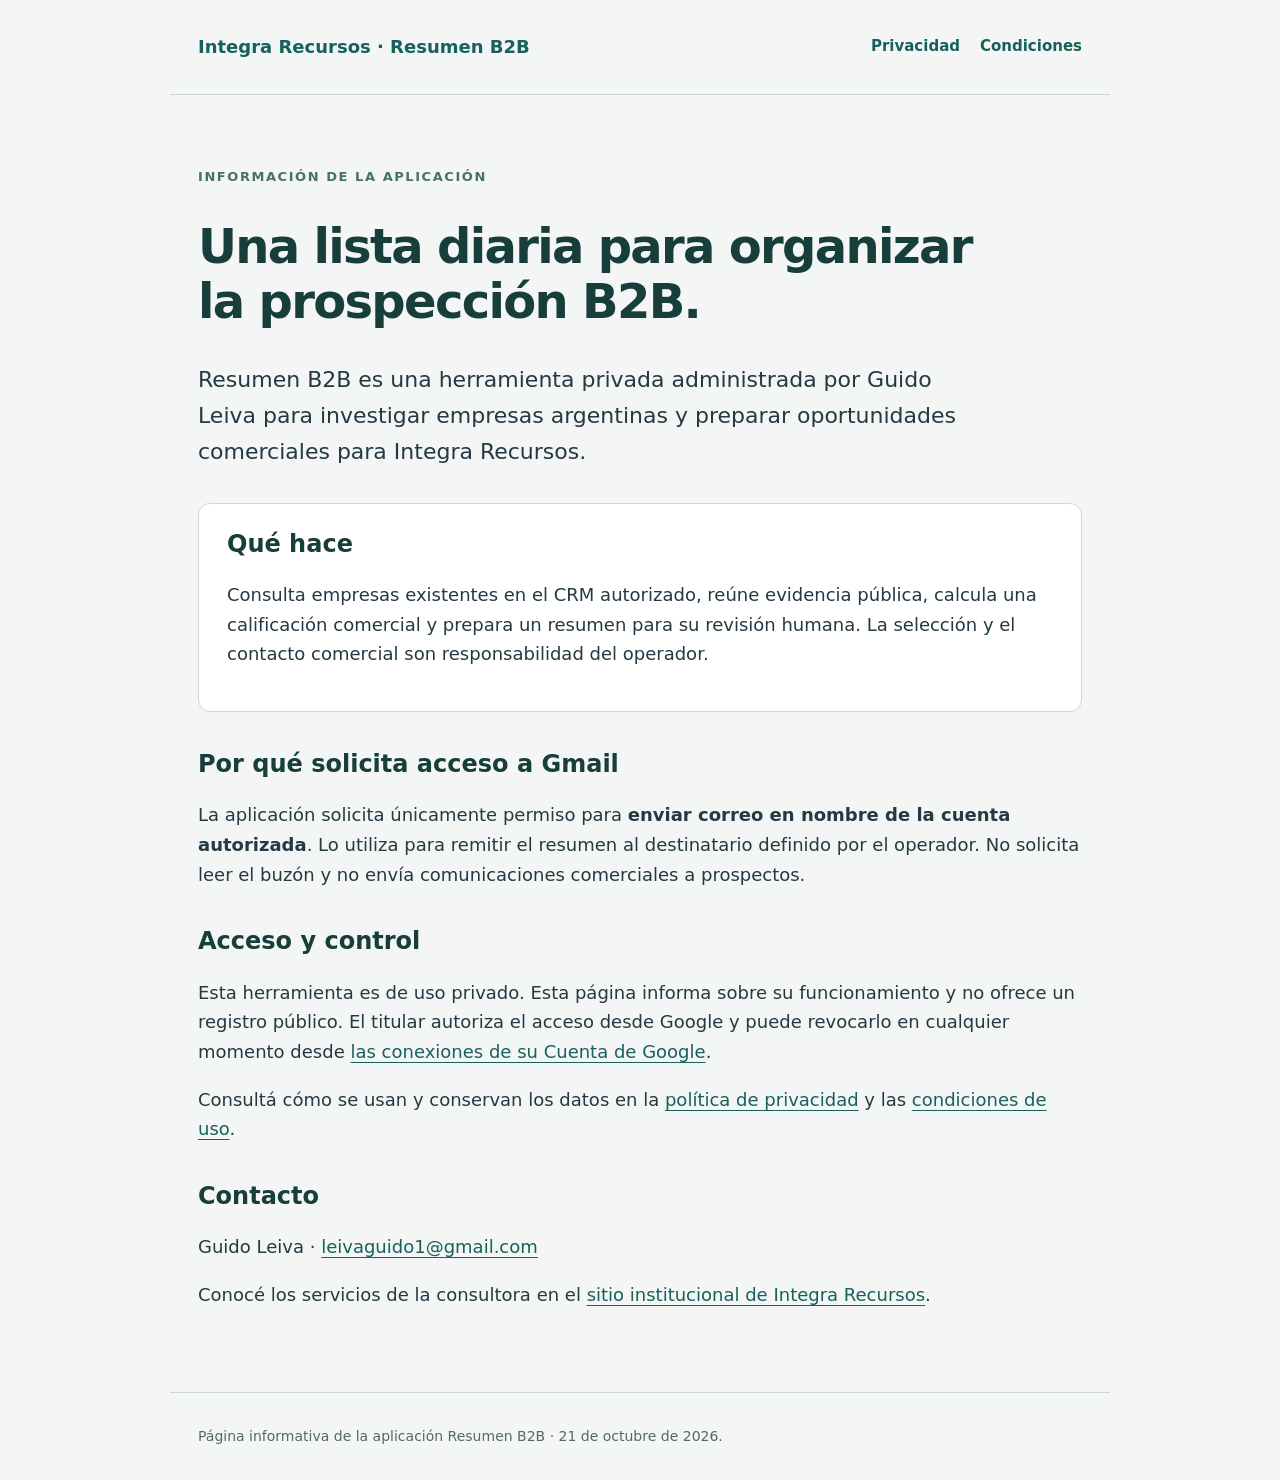
<file: index.html>
<!doctype html><html lang="es-AR"><head><meta name="google-site-verification" content="WfXOUiRyaSVQKq_uyOGkgdJV0R0p-G9-fxH98jISydI" /><meta charset="utf-8"><meta name="viewport" content="width=device-width,initial-scale=1"><meta name="description" content="Información y privacidad de Integra Recursos · Resumen B2B, una herramienta de uso privado para preparar oportunidades comerciales."><title>Integra Recursos · Resumen B2B</title><link rel="stylesheet" href="style.css"></head><body>
<header><a href="index.html">Integra Recursos · Resumen B2B</a><nav aria-label="Información"><a href="privacidad.html">Privacidad</a><a href="condiciones.html">Condiciones</a></nav></header>
<main><p class="eyebrow">Información de la aplicación</p><h1>Una lista diaria para organizar la prospección B2B.</h1><p class="lead">Resumen B2B es una herramienta privada administrada por Guido Leiva para investigar empresas argentinas y preparar oportunidades comerciales para Integra Recursos.</p>
<div class="card"><h2>Qué hace</h2><p>Consulta empresas existentes en el CRM autorizado, reúne evidencia pública, calcula una calificación comercial y prepara un resumen para su revisión humana. La selección y el contacto comercial son responsabilidad del operador.</p></div>
<h2>Por qué solicita acceso a Gmail</h2><p>La aplicación solicita únicamente permiso para <strong>enviar correo en nombre de la cuenta autorizada</strong>. Lo utiliza para remitir el resumen al destinatario definido por el operador. No solicita leer el buzón y no envía comunicaciones comerciales a prospectos.</p>
<h2>Acceso y control</h2><p>Esta herramienta es de uso privado. Esta página informa sobre su funcionamiento y no ofrece un registro público. El titular autoriza el acceso desde Google y puede revocarlo en cualquier momento desde <a href="https://myaccount.google.com/connections">las conexiones de su Cuenta de Google</a>.</p>
<p>Consultá cómo se usan y conservan los datos en la <a href="privacidad.html">política de privacidad</a> y las <a href="condiciones.html">condiciones de uso</a>.</p><h2>Contacto</h2><p>Guido Leiva · <a href="mailto:leivaguido1@gmail.com">leivaguido1@gmail.com</a></p><p>Conocé los servicios de la consultora en el <a href="https://www.integrarecursos.com/">sitio institucional de Integra Recursos</a>.</p></main>
<footer>Página informativa de la aplicación Resumen B2B · 21 de octubre de 2026.</footer></body></html>
</file>
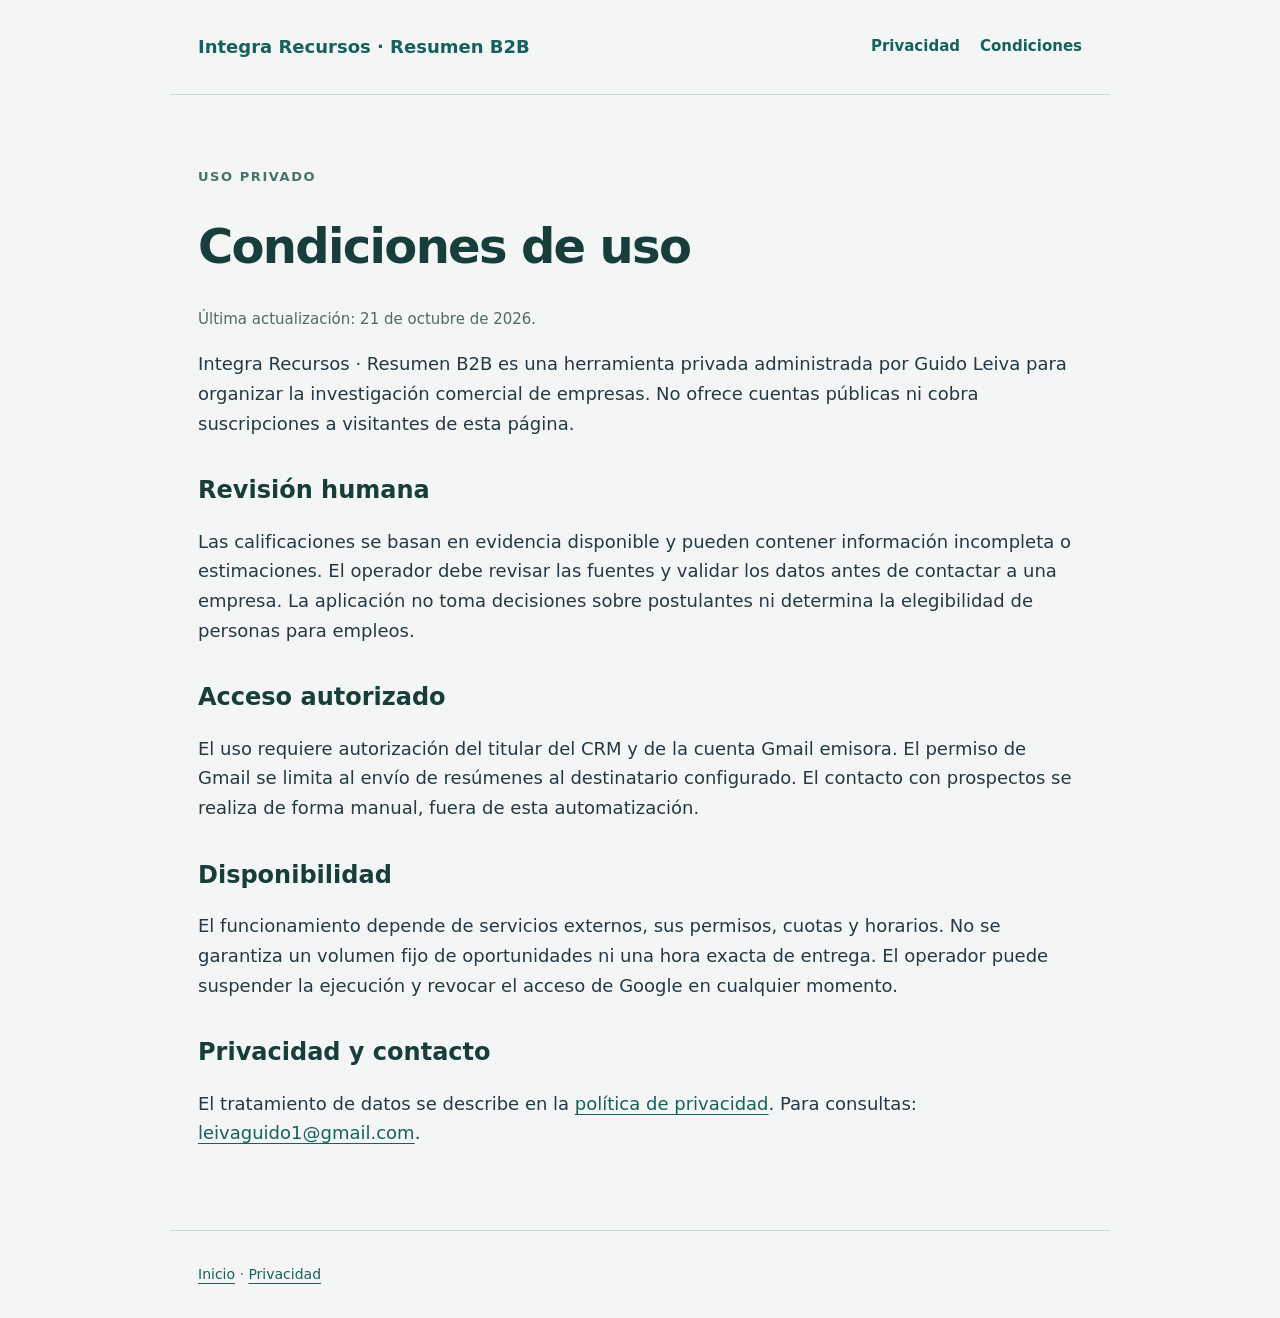
<file: condiciones.html>
<!doctype html><html lang="es-AR"><head><meta charset="utf-8"><meta name="viewport" content="width=device-width,initial-scale=1"><title>Condiciones · Integra Recursos · Resumen B2B</title><link rel="stylesheet" href="style.css"></head><body>
<header><a href="index.html">Integra Recursos · Resumen B2B</a><nav aria-label="Información"><a href="privacidad.html">Privacidad</a><a href="condiciones.html" aria-current="page">Condiciones</a></nav></header>
<main><p class="eyebrow">Uso privado</p><h1>Condiciones de uso</h1><p class="date">Última actualización: 21 de octubre de 2026.</p><p>Integra Recursos · Resumen B2B es una herramienta privada administrada por Guido Leiva para organizar la investigación comercial de empresas. No ofrece cuentas públicas ni cobra suscripciones a visitantes de esta página.</p>
<h2>Revisión humana</h2><p>Las calificaciones se basan en evidencia disponible y pueden contener información incompleta o estimaciones. El operador debe revisar las fuentes y validar los datos antes de contactar a una empresa. La aplicación no toma decisiones sobre postulantes ni determina la elegibilidad de personas para empleos.</p>
<h2>Acceso autorizado</h2><p>El uso requiere autorización del titular del CRM y de la cuenta Gmail emisora. El permiso de Gmail se limita al envío de resúmenes al destinatario configurado. El contacto con prospectos se realiza de forma manual, fuera de esta automatización.</p>
<h2>Disponibilidad</h2><p>El funcionamiento depende de servicios externos, sus permisos, cuotas y horarios. No se garantiza un volumen fijo de oportunidades ni una hora exacta de entrega. El operador puede suspender la ejecución y revocar el acceso de Google en cualquier momento.</p>
<h2>Privacidad y contacto</h2><p>El tratamiento de datos se describe en la <a href="privacidad.html">política de privacidad</a>. Para consultas: <a href="mailto:leivaguido1@gmail.com">leivaguido1@gmail.com</a>.</p></main>
<footer><a href="index.html">Inicio</a> · <a href="privacidad.html">Privacidad</a></footer></body></html>
</file>
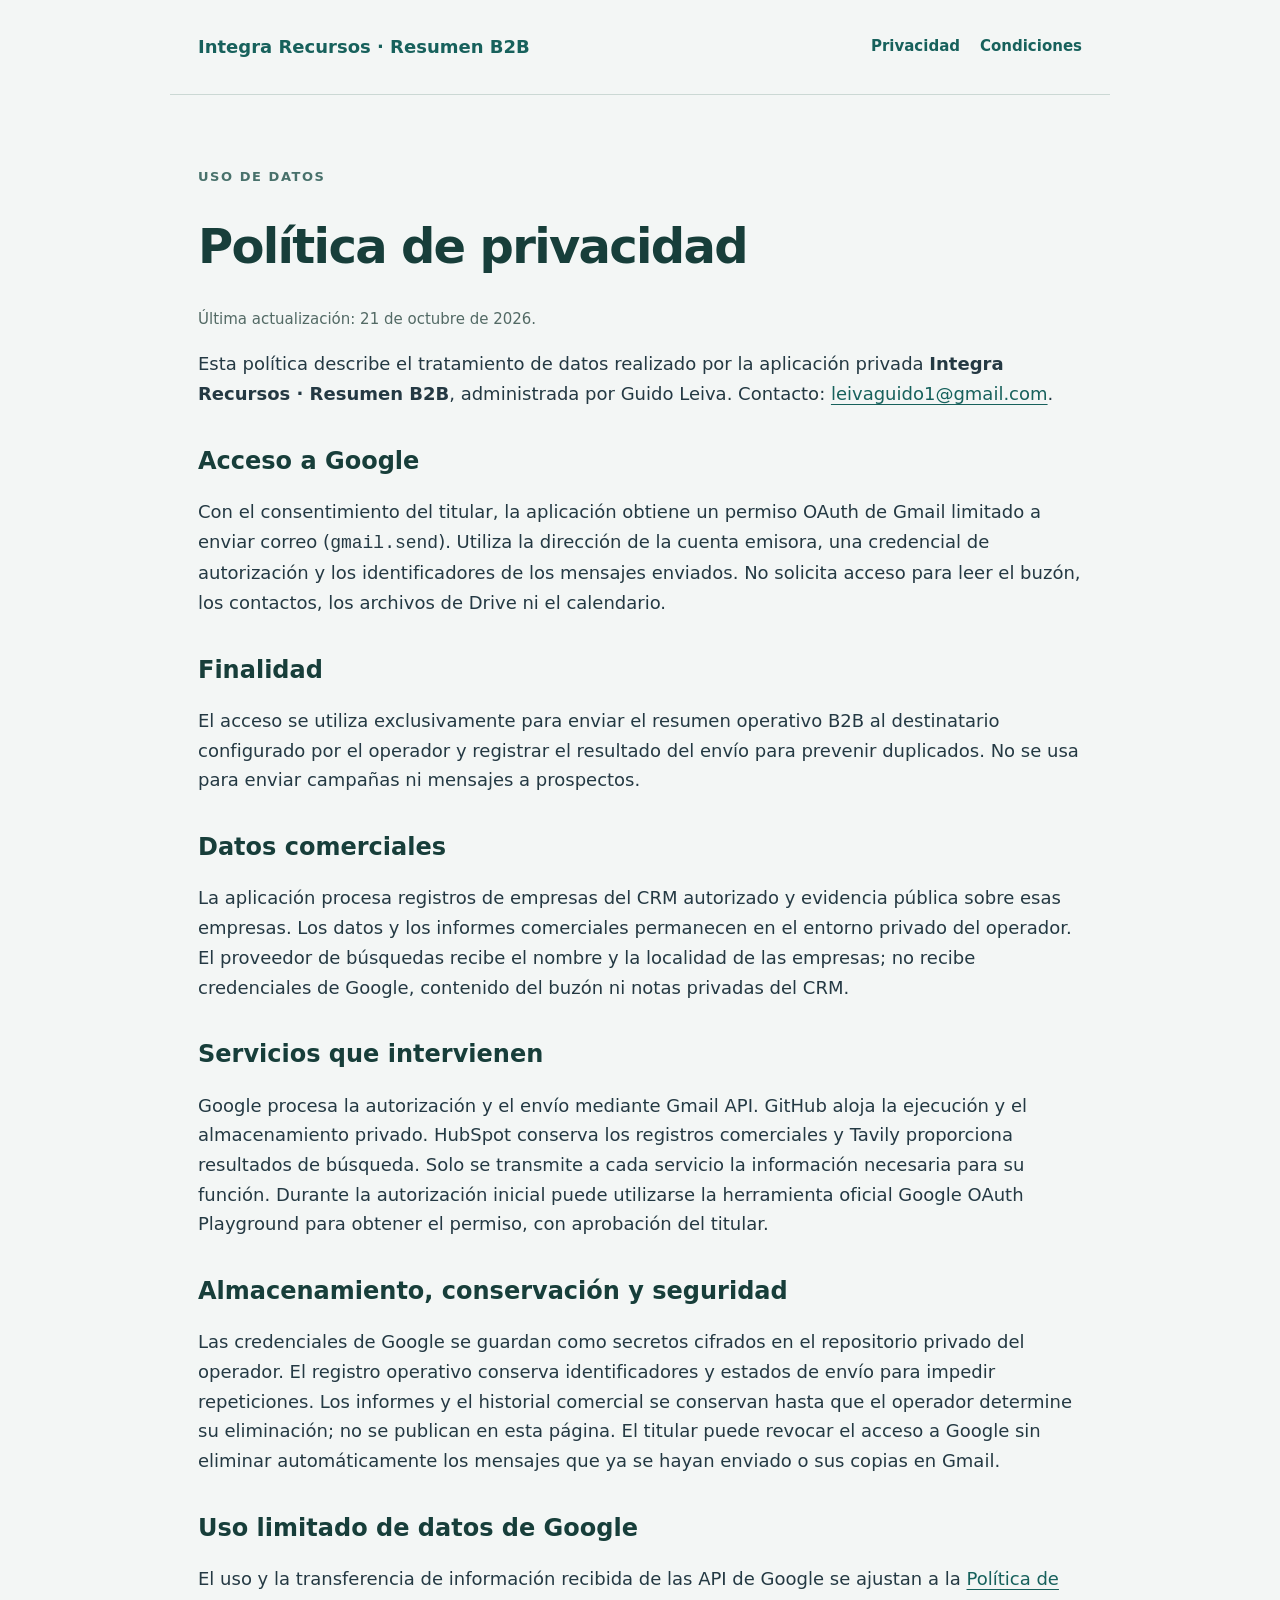
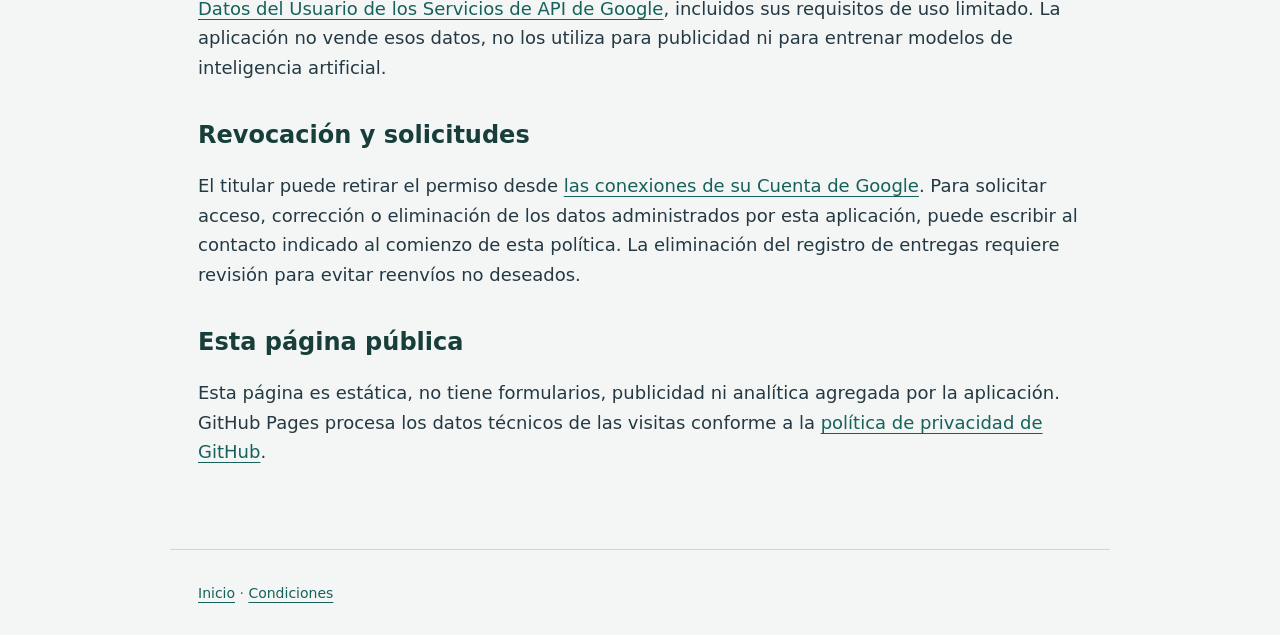
<file: privacidad.html>
<!doctype html><html lang="es-AR"><head><meta charset="utf-8"><meta name="viewport" content="width=device-width,initial-scale=1"><title>Privacidad · Integra Recursos · Resumen B2B</title><link rel="stylesheet" href="style.css"></head><body>
<header><a href="index.html">Integra Recursos · Resumen B2B</a><nav aria-label="Información"><a href="privacidad.html" aria-current="page">Privacidad</a><a href="condiciones.html">Condiciones</a></nav></header>
<main><p class="eyebrow">Uso de datos</p><h1>Política de privacidad</h1><p class="date">Última actualización: 21 de octubre de 2026.</p><p>Esta política describe el tratamiento de datos realizado por la aplicación privada <strong>Integra Recursos · Resumen B2B</strong>, administrada por Guido Leiva. Contacto: <a href="mailto:leivaguido1@gmail.com">leivaguido1@gmail.com</a>.</p>
<h2>Acceso a Google</h2><p>Con el consentimiento del titular, la aplicación obtiene un permiso OAuth de Gmail limitado a enviar correo (<code>gmail.send</code>). Utiliza la dirección de la cuenta emisora, una credencial de autorización y los identificadores de los mensajes enviados. No solicita acceso para leer el buzón, los contactos, los archivos de Drive ni el calendario.</p>
<h2>Finalidad</h2><p>El acceso se utiliza exclusivamente para enviar el resumen operativo B2B al destinatario configurado por el operador y registrar el resultado del envío para prevenir duplicados. No se usa para enviar campañas ni mensajes a prospectos.</p>
<h2>Datos comerciales</h2><p>La aplicación procesa registros de empresas del CRM autorizado y evidencia pública sobre esas empresas. Los datos y los informes comerciales permanecen en el entorno privado del operador. El proveedor de búsquedas recibe el nombre y la localidad de las empresas; no recibe credenciales de Google, contenido del buzón ni notas privadas del CRM.</p>
<h2>Servicios que intervienen</h2><p>Google procesa la autorización y el envío mediante Gmail API. GitHub aloja la ejecución y el almacenamiento privado. HubSpot conserva los registros comerciales y Tavily proporciona resultados de búsqueda. Solo se transmite a cada servicio la información necesaria para su función. Durante la autorización inicial puede utilizarse la herramienta oficial Google OAuth Playground para obtener el permiso, con aprobación del titular.</p>
<h2>Almacenamiento, conservación y seguridad</h2><p>Las credenciales de Google se guardan como secretos cifrados en el repositorio privado del operador. El registro operativo conserva identificadores y estados de envío para impedir repeticiones. Los informes y el historial comercial se conservan hasta que el operador determine su eliminación; no se publican en esta página. El titular puede revocar el acceso a Google sin eliminar automáticamente los mensajes que ya se hayan enviado o sus copias en Gmail.</p>
<h2>Uso limitado de datos de Google</h2><p>El uso y la transferencia de información recibida de las API de Google se ajustan a la <a href="https://developers.google.com/terms/api-services-user-data-policy">Política de Datos del Usuario de los Servicios de API de Google</a>, incluidos sus requisitos de uso limitado. La aplicación no vende esos datos, no los utiliza para publicidad ni para entrenar modelos de inteligencia artificial.</p>
<h2>Revocación y solicitudes</h2><p>El titular puede retirar el permiso desde <a href="https://myaccount.google.com/connections">las conexiones de su Cuenta de Google</a>. Para solicitar acceso, corrección o eliminación de los datos administrados por esta aplicación, puede escribir al contacto indicado al comienzo de esta política. La eliminación del registro de entregas requiere revisión para evitar reenvíos no deseados.</p>
<h2>Esta página pública</h2><p>Esta página es estática, no tiene formularios, publicidad ni analítica agregada por la aplicación. GitHub Pages procesa los datos técnicos de las visitas conforme a la <a href="https://docs.github.com/en/site-policy/privacy-policies/github-general-privacy-statement">política de privacidad de GitHub</a>.</p></main>
<footer><a href="index.html">Inicio</a> · <a href="condiciones.html">Condiciones</a></footer></body></html>
</file>
<file: style.css>
:root{color-scheme:light;font:18px/1.65 system-ui,sans-serif;color:#243943;background:#f3f6f5}*{box-sizing:border-box}body{margin:0}header,main,footer{max-width:940px;margin:auto;padding:32px 28px}header{display:flex;align-items:center;justify-content:space-between;border-bottom:1px solid #cbd8d4;gap:24px}header a{font-weight:700;text-decoration:none}nav{display:flex;gap:20px;font-size:15px}a{color:#17615c;text-underline-offset:4px}main{padding-top:58px;padding-bottom:64px}h1{font-size:clamp(30px,5vw,48px);line-height:1.15;letter-spacing:-.035em;color:#173e3a;max-width:780px}h2{font-size:24px;line-height:1.35;margin-top:36px;color:#173e3a}.eyebrow{font-size:13px;letter-spacing:.12em;text-transform:uppercase;font-weight:700;color:#48716b}.lead{font-size:22px;max-width:760px}.card{margin:32px 0;padding:24px 28px;border:1px solid #cbd8d4;background:white;border-radius:12px}.card h2{margin-top:0}li{margin:8px 0}footer{font-size:14px;border-top:1px solid #cbd8d4;color:#536a65}.date{font-size:15px;color:#536a65}@media(max-width:600px){header{display:block}nav{margin-top:16px;flex-wrap:wrap}header,main,footer{padding-left:20px;padding-right:20px}.lead{font-size:20px}}
</file>
